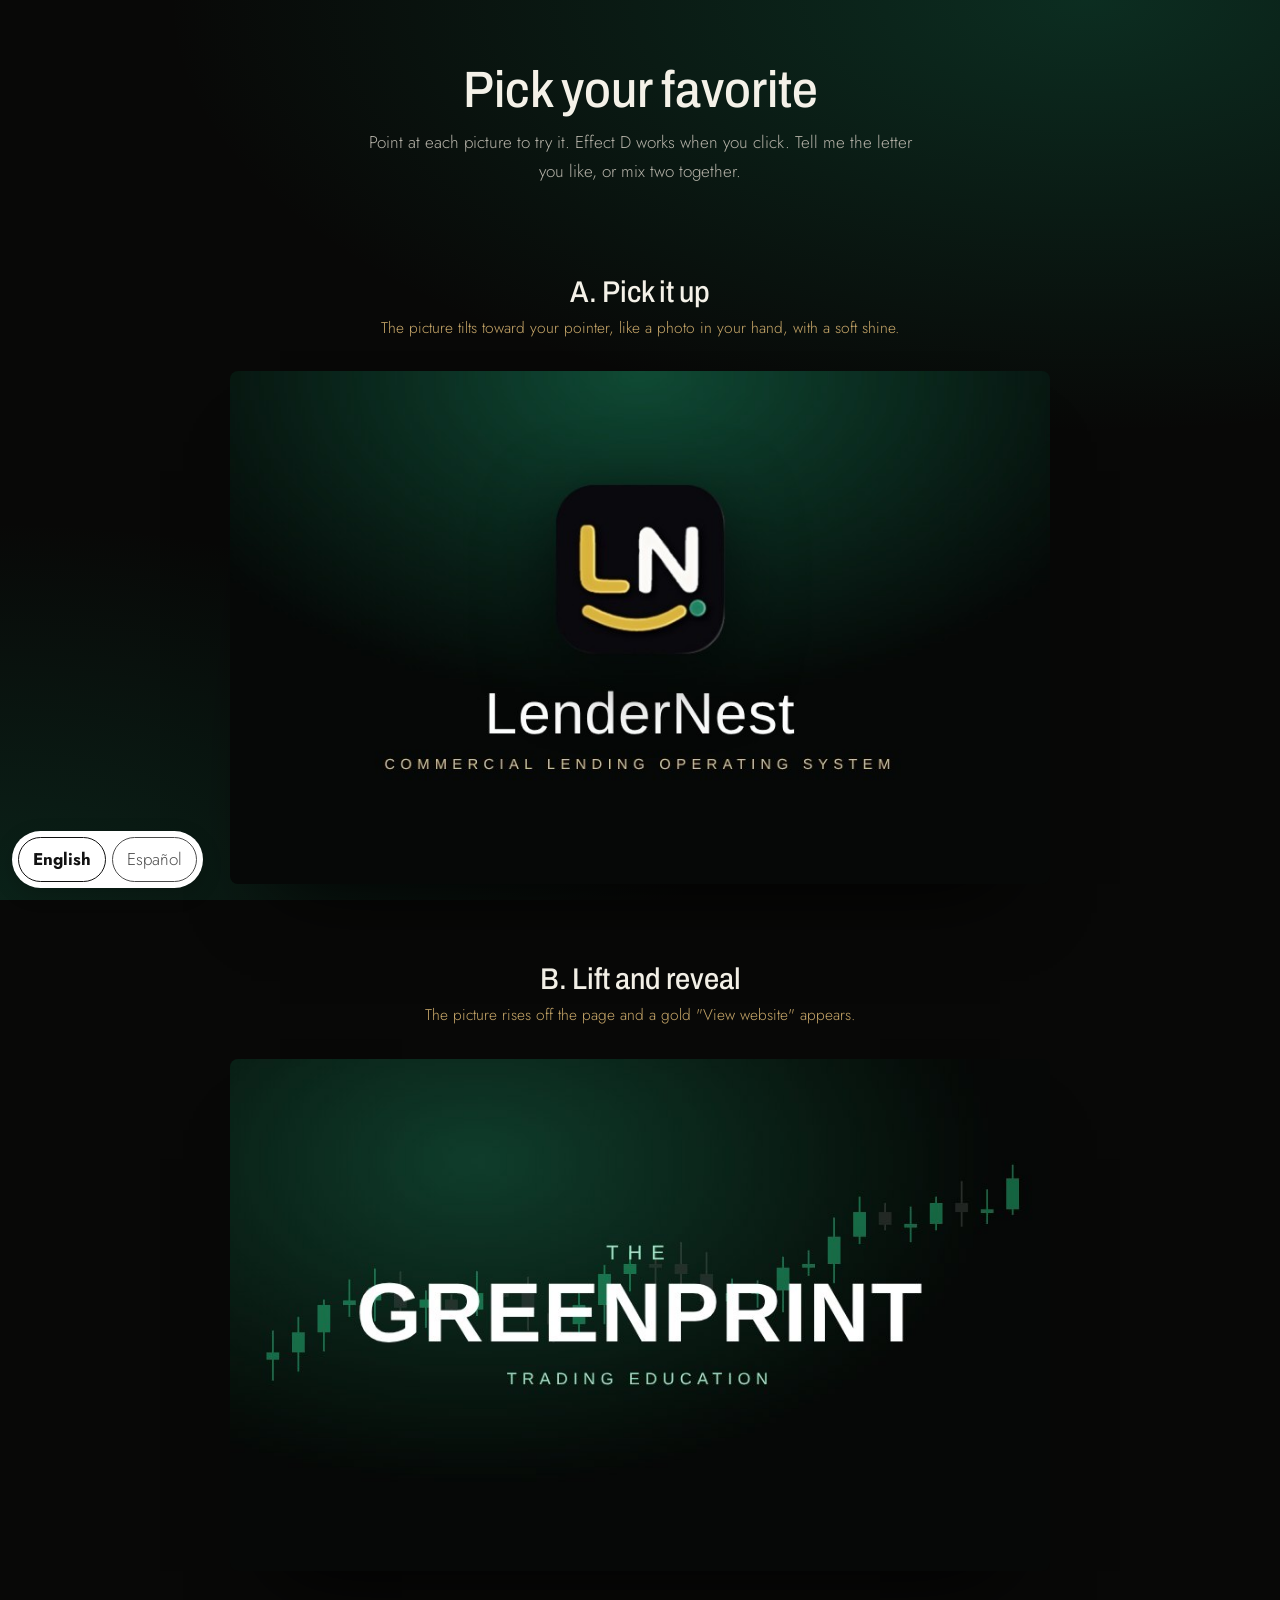
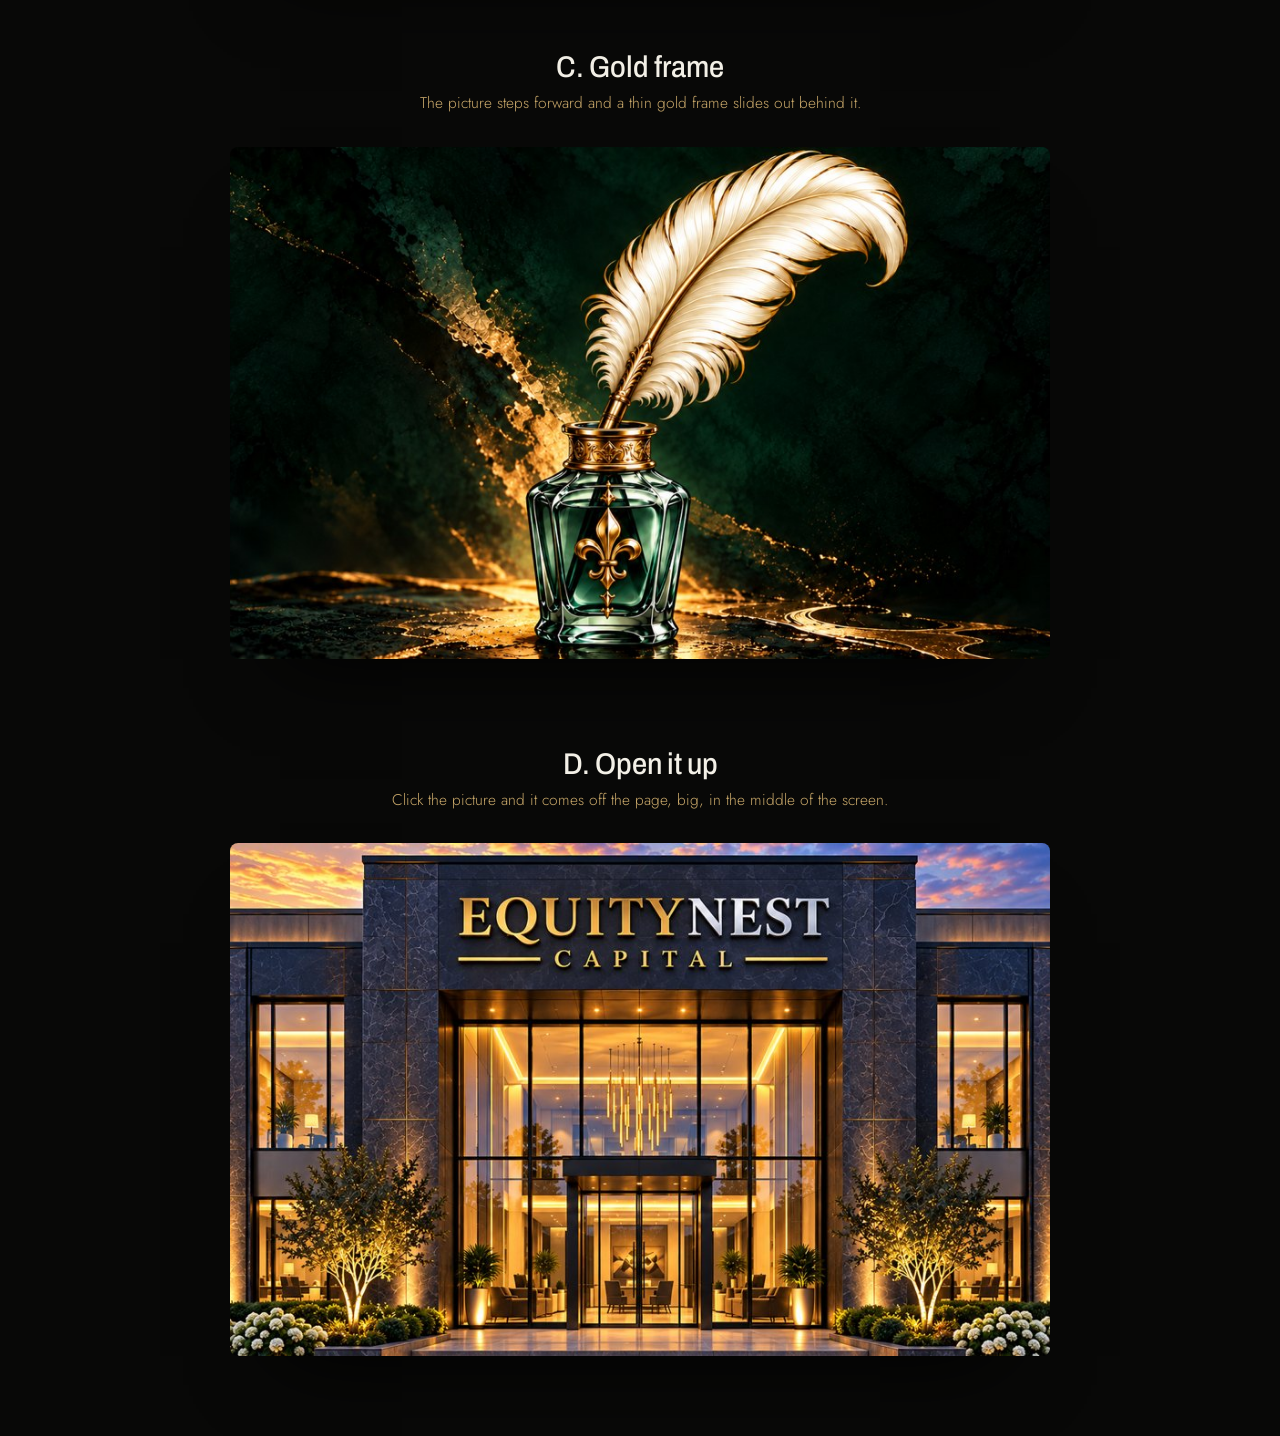
<file: effects-demo.html>
<!doctype html><html lang="en"><head><meta charset="utf-8"><meta name="robots" content="noindex, nofollow"><meta name="viewport" content="width=device-width,initial-scale=1"><title>Picture effects | Nyisha Walton</title>
<link rel="icon" href="favicon.png">
<link rel="stylesheet" href="https://fonts.googleapis.com/css2?family=Archivo:wdth,wght@62..125,300..900&family=Jost:wght@300;400;500&display=swap">
<style>
:root{--gold:#E8D6A8;--gold2:#C9A86A;--green:#17986A}
*{box-sizing:border-box}
body{margin:0;color:#E9E6DD;font:300 17px/1.7 "Jost",Arial,sans-serif;background:radial-gradient(120% 80% at 85% 0%,rgba(23,152,106,.26),transparent 60%) fixed,radial-gradient(90% 70% at 0% 100%,rgba(23,152,106,.18),transparent 60%) fixed,#080807}
header{text-align:center;padding:64px 20px 10px}
h1{font:500 clamp(34px,4vw,52px)/1.05 "Archivo",Arial,sans-serif;font-stretch:88%;margin:0 0 10px;color:#F4F1E8}
header p{margin:0 auto;max-width:56ch;color:#B5B2A8}
.fx{width:min(820px,calc(100% - 40px));margin:80px auto;text-align:center}
.fx h2{font:500 30px/1.1 "Archivo",Arial,sans-serif;font-stretch:88%;margin:0 0 6px;color:#F4F1E8}
.fx .how{margin:0 0 30px;color:var(--gold2);font-size:15.5px}
.pic{display:block;position:relative;border-radius:8px;overflow:hidden;box-shadow:0 50px 80px -50px rgba(0,0,0,.95)}
.pic img{display:block;width:100%;aspect-ratio:16/10;object-fit:cover}

/* A. Pick it up: tilts toward your pointer like a photo in your hand */
.a{perspective:1200px}
.a .pic{transition:transform .25s ease-out,box-shadow .4s;transform-style:preserve-3d;will-change:transform}
.a .pic::after{content:"";position:absolute;inset:0;background:radial-gradient(circle at var(--mx,50%) var(--my,50%),rgba(255,255,255,.18),transparent 45%);opacity:0;transition:opacity .3s;pointer-events:none}
.a .pic:hover{box-shadow:0 80px 120px -50px rgba(0,0,0,1),0 0 70px -20px rgba(23,152,106,.5)}
.a .pic:hover::after{opacity:1}

/* B. Lift and reveal: rises off the page and shows a gold "View website" */
.b .pic{transition:transform .6s cubic-bezier(.2,.7,.2,1),box-shadow .6s}
.b .pic img{transition:transform 1s cubic-bezier(.2,.7,.2,1),filter .6s}
.b .pic .cta{position:absolute;inset:0;display:grid;place-items:center;opacity:0;transition:opacity .5s}
.b .pic .cta span{padding:14px 26px;border:1px solid var(--gold);border-radius:12px;color:var(--gold);font:500 15px/1 "Jost",sans-serif;letter-spacing:.06em;background:rgba(8,8,7,.55);backdrop-filter:blur(6px);transform:translateY(10px);transition:transform .5s}
.b .pic:hover{transform:translateY(-14px) scale(1.02);box-shadow:0 90px 120px -50px rgba(0,0,0,1)}
.b .pic:hover img{transform:scale(1.05);filter:brightness(.6)}
.b .pic:hover .cta{opacity:1}
.b .pic:hover .cta span{transform:none}

/* C. Gold frame: a thin gold frame slides out behind the picture */
.c .wrapc{position:relative;display:inline-block;width:100%}
.c .wrapc::before{content:"";position:absolute;inset:0;border:1px solid var(--gold2);border-radius:8px;transition:transform .6s cubic-bezier(.2,.7,.2,1),opacity .6s;opacity:0}
.c .pic{transition:transform .6s cubic-bezier(.2,.7,.2,1)}
.c .wrapc:hover::before{transform:translate(18px,18px);opacity:1}
.c .wrapc:hover .pic{transform:translate(-8px,-8px)}

/* D. Open it up: click and it comes off the page, big, in the middle */
.d .pic{cursor:zoom-in;transition:transform .5s cubic-bezier(.2,.7,.2,1)}
.d .pic:hover{transform:translateY(-6px)}
.lb{position:fixed;inset:0;z-index:50;display:grid;place-items:center;background:rgba(8,8,7,.86);backdrop-filter:blur(8px);opacity:0;pointer-events:none;transition:opacity .4s}
.lb.on{opacity:1;pointer-events:auto}
.lb figure{margin:0;width:min(1100px,92vw);text-align:center;transform:scale(.9) translateY(20px);transition:transform .5s cubic-bezier(.2,.7,.2,1)}
.lb.on figure{transform:none}
.lb img{width:100%;border-radius:10px;box-shadow:0 60px 120px -40px #000}
.lb figcaption{margin-top:18px;display:flex;gap:14px;justify-content:center;flex-wrap:wrap}
.lb a,.lb button{font:500 15px/1 "Jost",sans-serif;padding:13px 24px;border-radius:12px;cursor:pointer;text-decoration:none}
.lb a{background:linear-gradient(135deg,var(--gold),#B08D48);color:#080807;border:0}
.lb button{background:none;color:#E9E6DD;border:1px solid rgba(255,255,255,.3)}
@media (prefers-reduced-motion:reduce){*{transition:none!important}}
</style></head><body>
<header><h1>Pick your favorite</h1><p>Point at each picture to try it. Effect D works when you click. Tell me the letter you like, or mix two together.</p></header>

<section class="fx a"><h2>A. Pick it up</h2><p class="how">The picture tilts toward your pointer, like a photo in your hand, with a soft shine.</p>
<a class="pic" href="https://los.equitynestcapital.com" target="_blank" rel="noopener"><img src="i-lendernest.jpg" alt="LenderNest"></a></section>

<section class="fx b"><h2>B. Lift and reveal</h2><p class="how">The picture rises off the page and a gold "View website" appears.</p>
<a class="pic" href="https://www.thegreenprint.trade" target="_blank" rel="noopener"><img src="i-green.jpg" alt="The Greenprint"><span class="cta"><span>View website</span></span></a></section>

<section class="fx c"><h2>C. Gold frame</h2><p class="how">The picture steps forward and a thin gold frame slides out behind it.</p>
<div class="wrapc"><a class="pic" href="https://www.cartaink.com" target="_blank" rel="noopener"><img src="i-carta.jpg" alt="Carta Ink"></a></div></section>

<section class="fx d"><h2>D. Open it up</h2><p class="how">Click the picture and it comes off the page, big, in the middle of the screen.</p>
<a class="pic" href="https://equitynestcapital.com" data-big="i-equity.jpg"><img src="i-equity.jpg" alt="EquityNest Capital"></a></section>

<div class="lb" role="dialog" aria-label="Project picture"><figure><img alt=""><figcaption><a target="_blank" rel="noopener">View website</a><button type="button">Close</button></figcaption></figure></div>
<script>
document.querySelectorAll('.a .pic').forEach(function(p){
  p.addEventListener('mousemove',function(e){var r=p.getBoundingClientRect(),x=(e.clientX-r.left)/r.width,y=(e.clientY-r.top)/r.height;
    p.style.transform='rotateY('+((x-.5)*14)+'deg) rotateX('+((.5-y)*10)+'deg) translateZ(30px) scale(1.03)';p.style.setProperty('--mx',x*100+'%');p.style.setProperty('--my',y*100+'%');});
  p.addEventListener('mouseleave',function(){p.style.transform='';});
});
var lb=document.querySelector('.lb');
document.querySelectorAll('.d .pic').forEach(function(p){p.addEventListener('click',function(e){e.preventDefault();lb.querySelector('img').src=p.dataset.big;lb.querySelector('img').alt=p.querySelector('img').alt;lb.querySelector('a').href=p.href;lb.classList.add('on');});});
lb.addEventListener('click',function(e){if(e.target===lb||e.target.tagName==='BUTTON')lb.classList.remove('on');});
document.addEventListener('keydown',function(e){if(e.key==='Escape')lb.classList.remove('on');});
</script>
<script src="/site-translate.js" defer></script>
</body></html>
</file>
